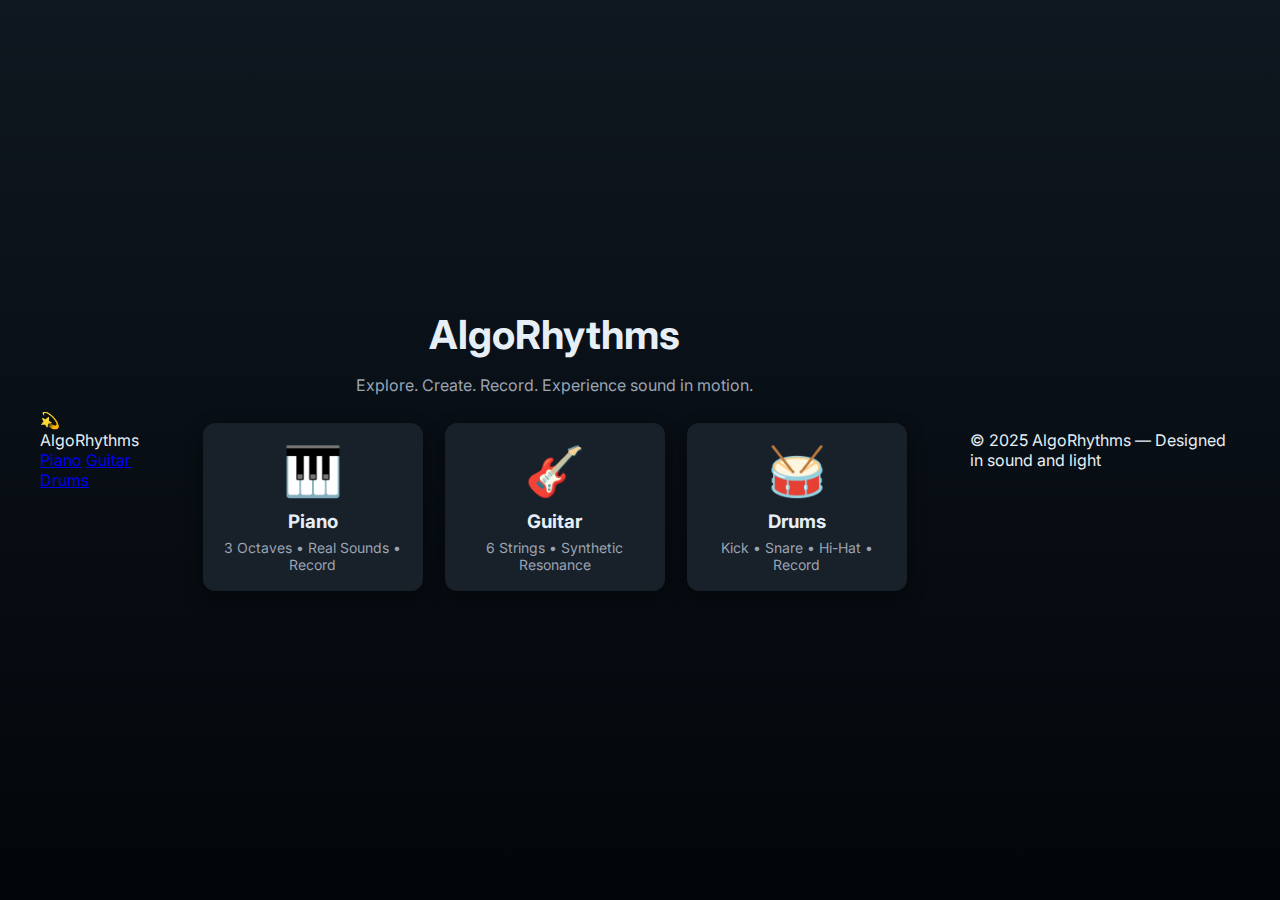
<file: index.html>
<!DOCTYPE html>
<html lang="en">
<head>
  <meta charset="utf-8" />
  <meta name="viewport" content="width=device-width,initial-scale=1" />
  <title>AlgoRhythms — Home</title>
  <link rel="stylesheet" href="style.css" />
  <link href="https://fonts.googleapis.com/css2?family=Inter:wght@400;600;800&display=swap" rel="stylesheet">
</head>

<body>
  <nav class="navbar">
    <div class="logo">💫 AlgoRhythms</div>
    <div class="nav-links">
      <a href="piano.html">Piano</a>
      <a href="guitar.html">Guitar</a>
      <a href="drums.html">Drums</a>
    </div>
  </nav>

  <div class="home-container">
    <h1>AlgoRhythms</h1>
    <p class="subtitle">Explore. Create. Record. Experience sound in motion.</p>

    <div class="instrument-grid">
      <a class="instrument-card" href="piano.html">
        <div class="card-img">🎹</div>
        <h3>Piano</h3>
        <p>3 Octaves • Real Sounds • Record</p>
      </a>

      <a class="instrument-card" href="guitar.html">
        <div class="card-img">🎸</div>
        <h3>Guitar</h3>
        <p>6 Strings • Synthetic Resonance</p>
      </a>

      <a class="instrument-card" href="drums.html">
        <div class="card-img">🥁</div>
        <h3>Drums</h3>
        <p>Kick • Snare • Hi-Hat • Record</p>
      </a>
    </div>
  </div>

  <footer>© 2025 AlgoRhythms — Designed in sound and light</footer>
</body>
</html>
</file>
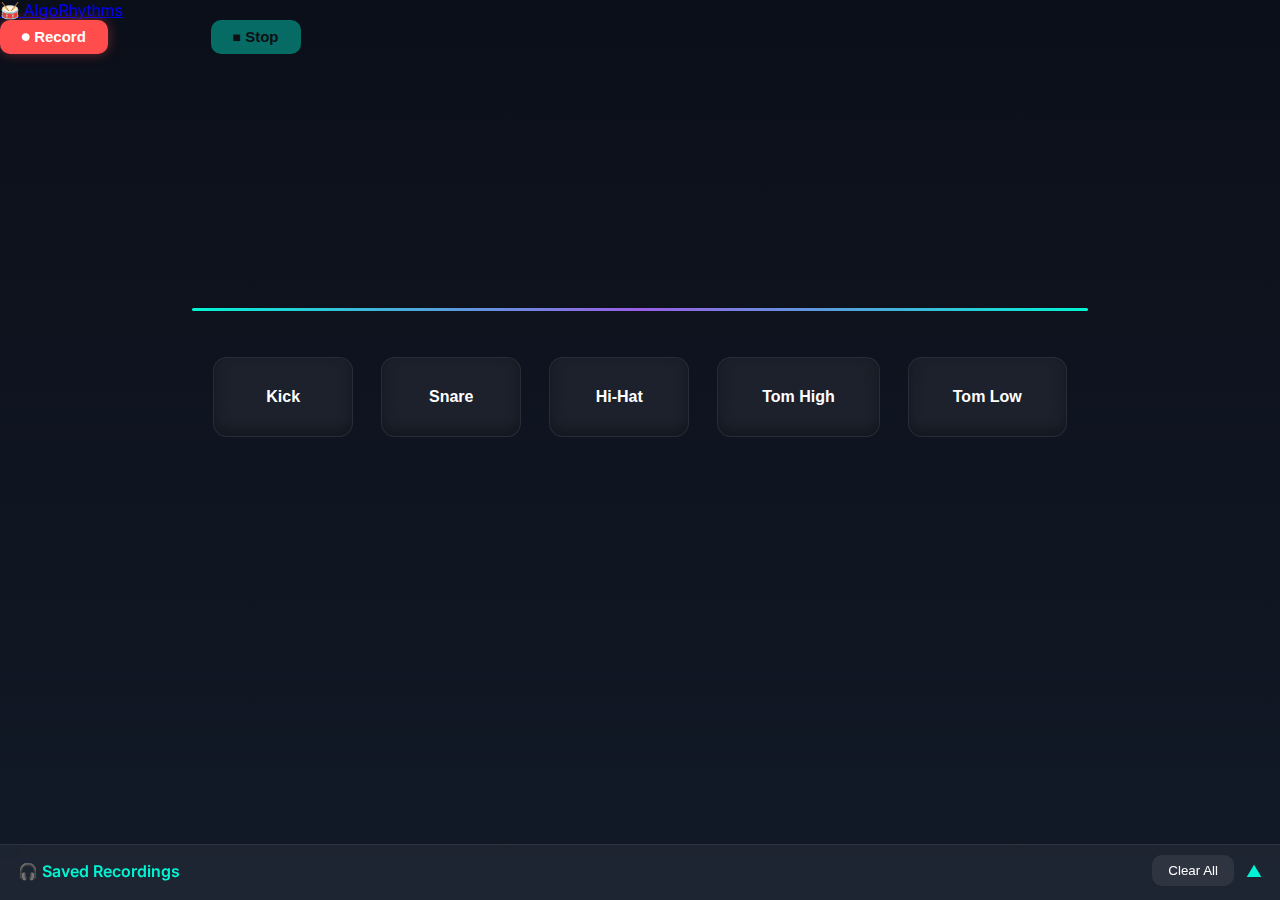
<file: drums.html>
<!DOCTYPE html>
<html lang="en">
<head>
  <meta charset="utf-8" />
  <meta name="viewport" content="width=device-width,initial-scale=1" />
  <title>AlgoRhythms — Drums</title>

  <link rel="stylesheet" href="style.css" />
  <link rel="stylesheet" href="drums.css" />

  <script src="synth-core.js" defer></script>
  <script src="drums.js" defer></script>
  <link href="https://fonts.googleapis.com/css2?family=Inter:wght@400;600;800&display=swap" rel="stylesheet">
</head>

<body class="instrument-page">
<div class="app">

  <!-- NAVBAR -->
  <nav class="navbar" id="topbar">
    <a href="index.html" class="logo">🥁 AlgoRhythms</a>
    <div class="controls">
      <button id="recordBtn" class="record-btn">⏺ Record</button>
      <div class="rec-status" id="recIndicator">
        <div class="rec-dot"></div>
        <span id="recTimer">00:00</span>
      </div>
      <button id="stopBtn" class="stop-btn" disabled>⏹ Stop</button>
    </div>
  </nav>

  <!-- MAIN -->
  <div class="main" id="mainSection">
    <div class="visualizer"><canvas id="vizCanvas"></canvas></div>
    <div class="viz-divider" aria-hidden="true"></div>

    <div class="drum-wrap">
      <div class="drum-grid">
        <button class="drum-pad" data-drum="kick">Kick</button>
        <button class="drum-pad" data-drum="snare">Snare</button>
        <button class="drum-pad" data-drum="hihat">Hi-Hat</button>
        <button class="drum-pad" data-drum="tomh">Tom High</button>
        <button class="drum-pad" data-drum="toml">Tom Low</button>
      </div>
    </div>
  </div>

  <!-- BOTTOM DOCK -->
  <div class="bottom-dock" id="bottomDock">
    <div class="dock-header" id="dockHeader">
      <span style="font-weight:600">🎧 Saved Recordings</span>
      <div style="display:flex;align-items:center;gap:12px">
        <button id="clearAllBtn">Clear All</button>
        <span class="toggle-icon">▲</span>
      </div>
    </div>
    <div class="recordings-list" id="recordingsList"></div>
  </div>
</div>
</body>
</html>
</file>
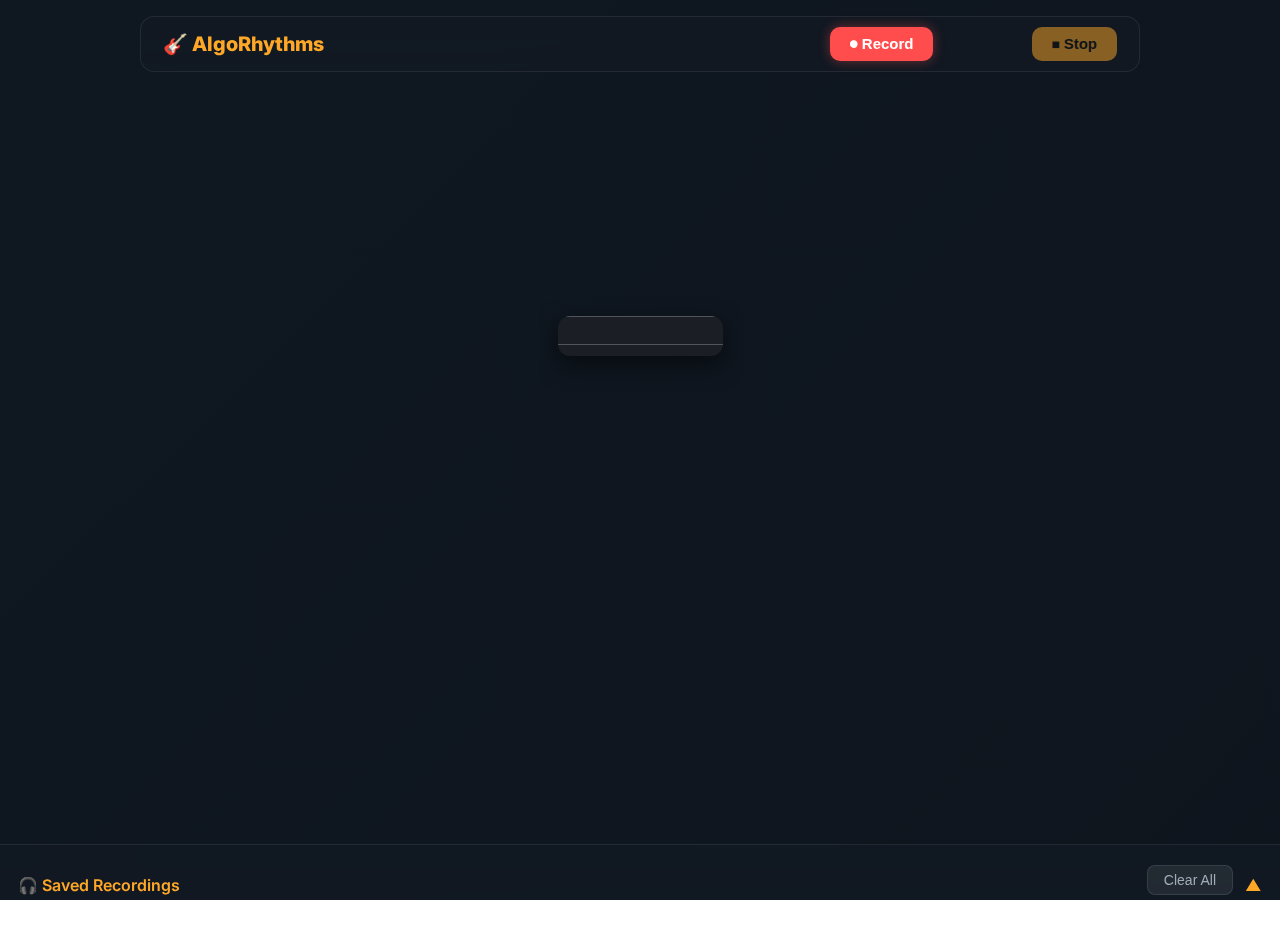
<file: guitar.html>
<!DOCTYPE html>
<html lang="en">
<head>
  <meta charset="utf-8" />
  <meta name="viewport" content="width=device-width,initial-scale=1" />
  <title>AlgoRhythms — Guitar</title>
  
  <link rel="stylesheet" href="style.css" />
  <link rel="stylesheet" href="guitar.css" />

  <script src="synth-core.js" defer></script>
  <script src="guitar.js" defer></script>
  <link href="https://fonts.googleapis.com/css2?family=Inter:wght@400;600;800&display=swap" rel="stylesheet">
</head>

<body class="instrument-page">
<div class="app">

  <!-- NAVBAR -->
  <nav class="navbar" id="topbar">
    <a href="index.html" class="logo">🎸 AlgoRhythms</a>
    <div class="controls">
      <button id="recordBtn" class="record-btn">⏺ Record</button>
      <div class="rec-status" id="recIndicator">
        <div class="rec-dot"></div>
        <span id="recTimer">00:00</span>
      </div>
      <button id="stopBtn" class="stop-btn" disabled>⏹ Stop</button>
    </div>
  </nav>

  <!-- MAIN SECTION -->
  <div class="main" id="mainSection">
    <div class="visualizer"><canvas id="vizCanvas"></canvas></div>

    <div class="guitar-wrap">
      <div class="guitar-neck" id="guitarNeck"></div>
    </div>
  </div>

  <!-- BOTTOM DOCK -->
  <div class="bottom-dock" id="bottomDock">
    <div class="dock-header" id="dockHeader">
      <span style="font-weight:600">🎧 Saved Recordings</span>
      <div style="display:flex;align-items:center;gap:12px">
        <button id="clearAllBtn">Clear All</button>
        <span class="dock-arrow">▲</span>
      </div>
    </div>
    <div class="dock-content">
      <div id="recordingsList"></div>
    </div>
  </div>

</div>
</body>
</html>
</file>
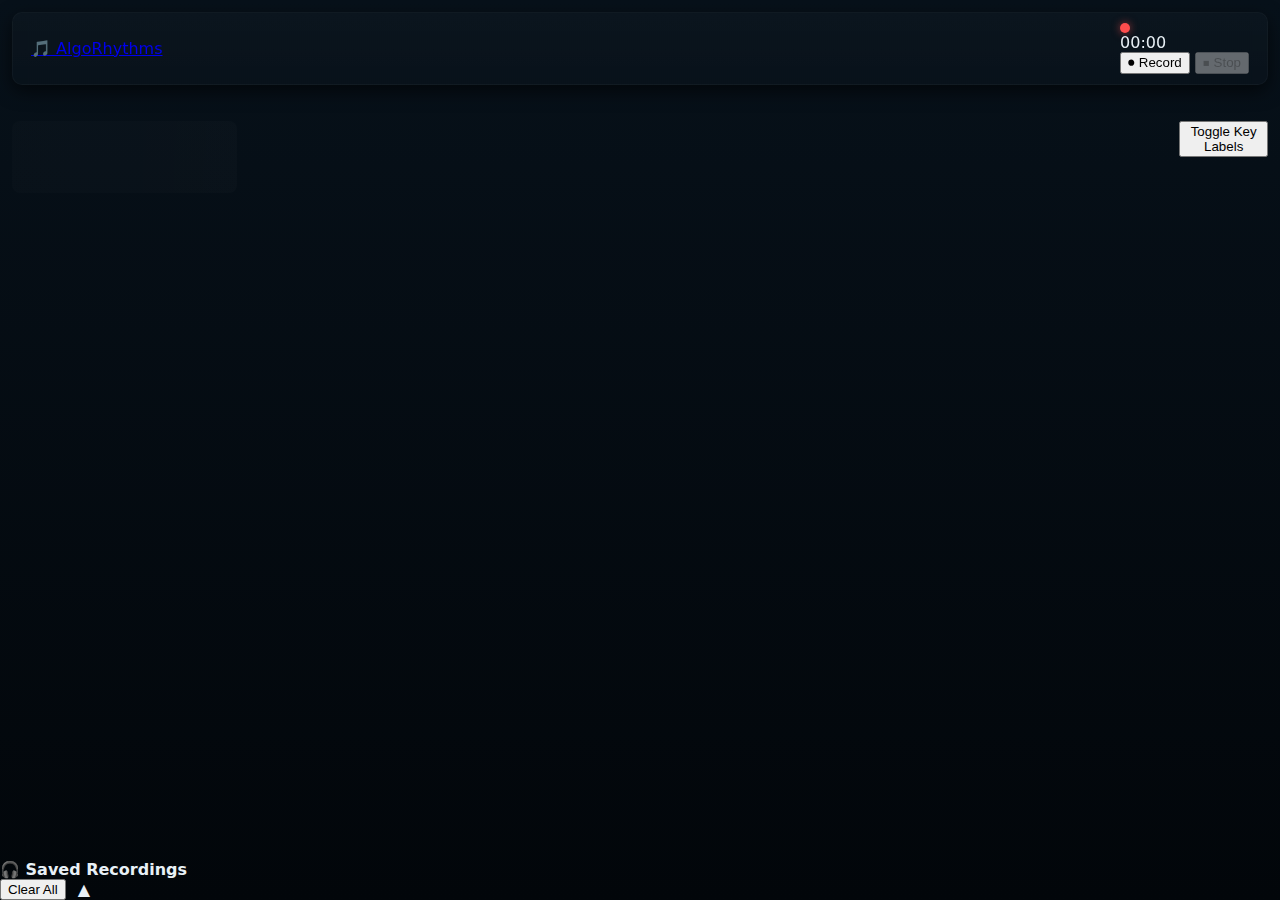
<file: piano.html>
<!DOCTYPE html>
<html lang="en">
<head>
<meta charset="utf-8" />
<meta name="viewport" content="width=device-width,initial-scale=1" />
<title>AlgoRhythms — Piano</title>
<link rel="stylesheet" href="piano.css">
<script src="piano.js" defer></script>
</head>

<body>
<div class="app">

<!-- TOPBAR -->
<div class="topbar" id="topbar">
  <a href="index.html" class="brand home-link">🎵 AlgoRhythms</a>
  <div class="controls">
    <div class="rec-status" id="recIndicator">
      <div class="rec-dot"></div>
      <span id="recTimer">00:00</span>
    </div>
    <button id="recordBtn" class="record-btn">⏺ Record</button>
    <button id="stopBtn" class="stop-btn" disabled>⏹ Stop</button>
  </div>
</div>

  <!-- MAIN -->
  <div class="main" id="mainSection">
    <div class="visualizer"><canvas id="vizCanvas"></canvas></div>
    <div class="piano-wrap">
      <div class="piano">
        <div class="white-keys" id="whiteKeys"></div>
        <div class="black-keys" id="blackKeys"></div>
      </div>
    </div>
    <div class="piano-toggle">
      <button id="toggleLabelsBtn">Toggle Key Labels</button>
    </div>
  </div>

  <!-- COLLAPSIBLE DOCK -->
  <div class="bottom-dock" id="bottomDock">
    <div class="dock-header" id="dockHeader">
      <span style="font-weight:600">🎧 Saved Recordings</span>
      <div style="display:flex;align-items:center;gap:12px">
        <button id="clearAllBtn">Clear All</button>
        <span class="toggle-icon">▲</span>
      </div>
    </div>
    <div class="recordings-list" id="recordingsList"></div>
  </div>
</div>
</body>
</html>
</file>
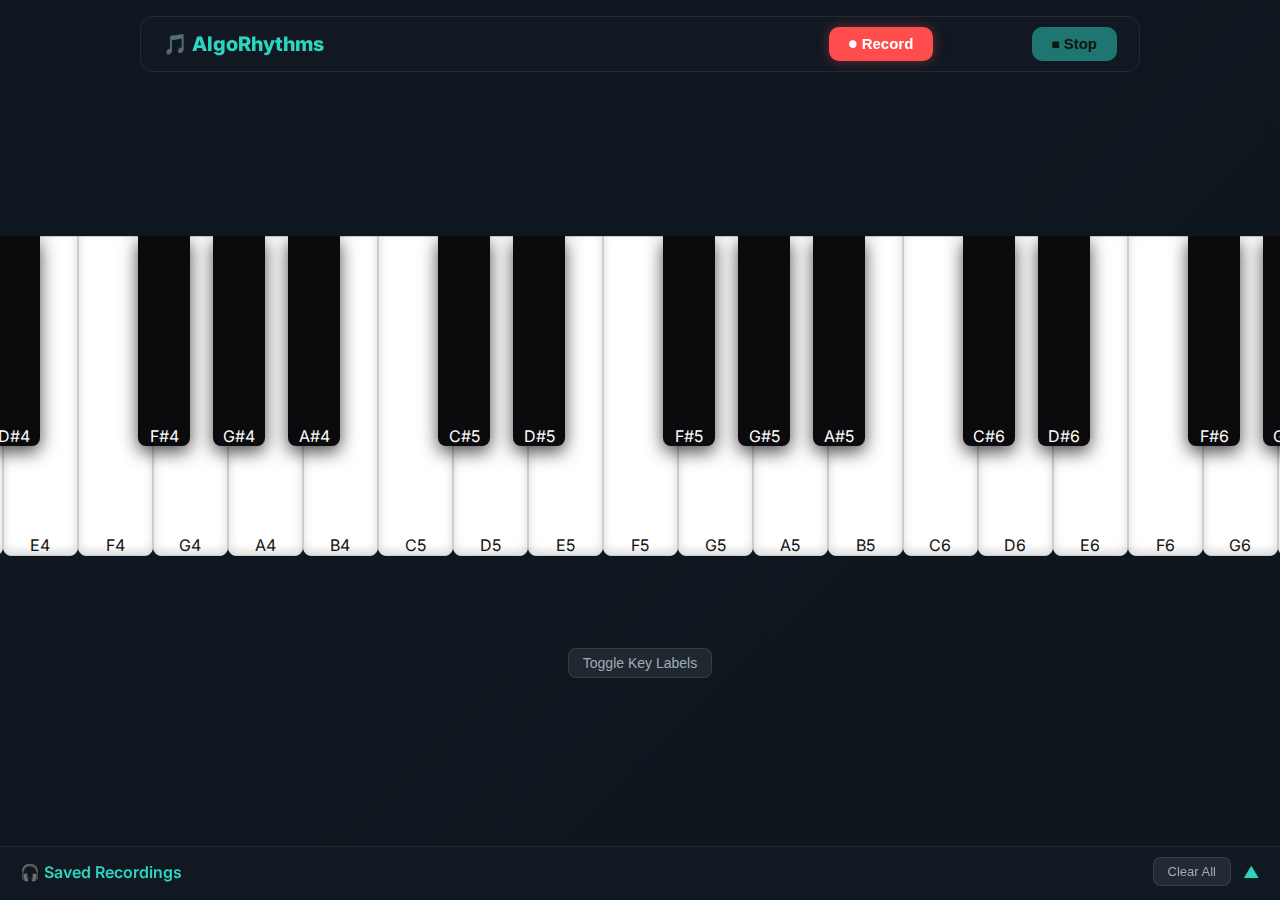
<file: piano/piano.html>
<!DOCTYPE html>
<html lang="en">
<head>
<meta charset="utf-8" />
<meta name="viewport" content="width=device-width,initial-scale=1" />
<title>AlgoRhythms — Piano</title>
<link rel="stylesheet" href="piano.css" />
<script src="piano.js" defer></script>
<link href="https://fonts.googleapis.com/css2?family=Inter:wght@400;600;800&display=swap" rel="stylesheet">
</head>

<body>
<div class="app">

  <!-- navigation bar -->
  <nav class="navbar" id="topbar">
    <a href="../index.html" class="logo">🎵 AlgoRhythms</a>
    <div class="controls">
      <button id="recordBtn" class="record-btn">⏺ Record</button>
      <div class="rec-status" id="recIndicator">
        <div class="rec-dot"></div>
        <span id="recTimer">00:00</span>
      </div>
      <button id="stopBtn" class="stop-btn" disabled>⏹ Stop</button>
    </div>
  </nav>

  <!-- main -->
  <div class="main" id="mainSection">
    <div class="visualizer"><canvas id="vizCanvas"></canvas></div>
    <div class="piano-wrap">
      <div class="piano">
        <div class="white-keys" id="whiteKeys"></div>
        <div class="black-keys" id="blackKeys"></div>
      </div>
    </div>
    <div class="piano-toggle">
      <button id="toggleLabelsBtn">Toggle Key Labels</button>
    </div>
  </div>

  <!-- bottom dock -->
  <div class="bottom-dock" id="bottomDock">
    <div class="dock-header" id="dockHeader">
      <span style="font-weight:600">🎧 Saved Recordings</span>
      <div style="display:flex;align-items:center;gap:12px">
        <button id="clearAllBtn">Clear All</button>
        <span class="toggle-icon">▲</span>
      </div>
    </div>
    <div class="recordings-list" id="recordingsList"></div>
  </div>

</div>
</body>
</html>
</file>
<file: style.css>
:root{
  --bg:#0f1720;
  --muted:#9aa4b2;
  --card:#18202a;
  --accent:#2dd4bf;
}

*{box-sizing:border-box}
html,body{height:100%;margin:0;font-family:Inter, system-ui, -apple-system, "Segoe UI", Roboto, "Helvetica Neue", Arial;}
body{background:linear-gradient(180deg,var(--bg),#02060a);color:#e6eef6;display:flex;align-items:center;justify-content:center;padding:40px;}

.home-container{max-width:1000px;width:100%;text-align:center}
h1{font-size:40px;margin:0 0 8px}
.subtitle{color:var(--muted);margin-bottom:28px}

.instrument-grid{display:flex;gap:22px;justify-content:center;flex-wrap:wrap}
.instrument-card{background:var(--card);padding:18px;border-radius:12px;text-decoration:none;color:inherit;width:220px;transition:transform .18s,box-shadow .18s;box-shadow:0 6px 18px rgba(0,0,0,.45);cursor:pointer}
.instrument-card:hover{transform:translateY(-6px);box-shadow:0 12px 28px rgba(0,0,0,.6)}
.instrument-card.disabled{opacity:.45;cursor:default;transform:none}
.card-img{font-size:48px;margin-bottom:10px}
.instrument-card h3{margin:0 0 6px}
.instrument-card p{margin:0;color:var(--muted);font-size:14px}
</file>
<file: drums.css>
:root {
  --bg1: #0b0f19;
  --bg2: #121a27;
  --panel: rgba(255,255,255,0.05);
  --accent: #9b5de5;
  --accent2: #00f5d4;
  --muted: #a6b2c3;
}

* { box-sizing: border-box; }
html, body {
  margin: 0;
  height: 100%;
  font-family: "Inter", sans-serif;
  color: #e7ebf3;
  background: linear-gradient(180deg, var(--bg1), var(--bg2));
}
body.instrument-page { padding: 0; display: block; }
.app { display: flex; flex-direction: column; height: 100vh; width: 100%; }

/* --- TOPBAR --- */
.topbar {
  width: 100%;
  display: flex;
  justify-content: space-between;
  align-items: center;
  padding: 14px 28px;
  background: rgba(255,255,255,0.03);
  backdrop-filter: blur(8px);
  border-bottom: 1px solid rgba(255,255,255,0.06);
}
.brand { font-size: 20px; font-weight: 600; letter-spacing: 0.5px; color: var(--accent2); }
.controls { display: flex; align-items: center; gap: 14px; }

button, #homeBtn {
  background: rgba(255,255,255,0.08);
  border: none;
  padding: 8px 16px;
  border-radius: 10px;
  color: white;
  font-weight: 500;
  cursor: pointer;
  transition: background 0.2s, transform 0.1s;
  text-decoration: none;
}
button:hover, #homeBtn:hover { background: var(--accent2); color: #111; transform: translateY(-2px); }
button:disabled { opacity: 0.4; cursor: not-allowed; }

#recordBtn.recording {
  background: #e74c3c;
  animation: recPulse 1.2s infinite alternate;
}
@keyframes recPulse {
  from { box-shadow: 0 0 8px rgba(231,76,60,0.3); }
  to { box-shadow: 0 0 20px rgba(231,76,60,0.9); }
}

.rec-status {
  display: flex;
  align-items: center;
  gap: 8px;
  visibility: hidden;
  font-family: monospace;
  background: rgba(255,255,255,0.05);
  padding: 4px 10px;
  border-radius: 8px;
}
.rec-dot {
  width: 8px; height: 8px; border-radius: 50%;
  background: #ff4d4d;
  animation: blink 1s infinite alternate;
}
@keyframes blink { 0%{opacity:1;}100%{opacity:.3;} }

/* --- MAIN --- */
.main {
  flex: 1;
  display: flex;
  flex-direction: column;
  align-items: center;
  justify-content: flex-start;
  overflow-y: auto;
  padding-top: 28px;
  padding-bottom: 20px;
}
.visualizer {
  width: 100%;
  max-width: 1200px;
  height: 200px;
  padding: 8px 40px;
  margin: 8px 0;
}
#vizCanvas {
  width: 100%;
  height: 100%;
  display: block;
  border-radius: 6px;
  background: transparent;
}
.viz-divider {
  width: 70%;
  height: 3px;
  background: linear-gradient(90deg, var(--accent2), var(--accent), var(--accent2));
  border-radius: 10px;
  margin: 10px 0 36px 0;
  transition: transform 0.15s ease, filter 0.5s ease;
}

/* --- DRUM GRID --- */
.drum-wrap { width: 100%; display:flex; justify-content:center; align-items:center; }
.drum-grid {
  display: flex;
  flex-wrap: wrap;
  justify-content: center;
  gap: 28px;
  padding: 10px 20px 60px;
  max-width: 960px;
}
.drum-pad {
  background: rgba(255,255,255,0.06);
  border: 1px solid rgba(255,255,255,0.05);
  border-radius: 14px;
  padding: 30px 44px;
  color: white;
  font-weight: 700;
  font-size: 16px;
  cursor: pointer;
  transition: transform 0.08s ease, background 0.18s ease, box-shadow 0.18s ease;
  min-width: 140px;
  text-align: center;
  box-shadow: inset 0 -6px 14px rgba(0,0,0,0.35);
}
.drum-pad:hover {
  background: var(--accent);
  color: #111;
  transform: translateY(-4px);
}
.drum-pad.active {
  background: var(--accent2);
  color: #111;
  transform: translateY(2px) scale(1.04);
  box-shadow: 0 0 24px var(--accent2);
}

/* --- COLLAPSIBLE DOCK --- */
.bottom-dock {
  position: fixed;
  bottom: 0; left: 0; right: 0;
  background: rgba(255,255,255,0.05);
  backdrop-filter: blur(8px);
  border-top: 1px solid rgba(255,255,255,0.08);
  overflow: hidden;
  height: 56px;
  transition: height 0.35s ease;
  display: flex;
  flex-direction: column;
  z-index: 60;
}
.bottom-dock.expanded { height: 320px; }
.dock-header {
  padding: 10px 18px;
  display:flex;
  justify-content:space-between;
  align-items:center;
  color:var(--accent2);
}
.toggle-icon { transition: transform 0.4s ease; }
.bottom-dock.expanded .toggle-icon { transform: rotate(180deg); }

.recordings-list {
  padding: 12px 18px 20px;
  display:flex;
  gap:18px;
  overflow-x:auto;
  scrollbar-width:thin;
  scrollbar-color: rgba(255,255,255,0.15) transparent;
}
.recording-item {
  min-width:280px;
  background: rgba(255,255,255,0.08);
  border-radius:10px;
  padding:12px;
  display:flex;
  flex-direction:column;
  align-items:center;
  gap:8px;
}
.recording-item:hover { background: rgba(255,255,255,0.15); }
.recording-item input {
  background:transparent;
  border:none;
  color:white;
  text-align:center;
  font-size:16px;
  font-weight:600;
}
.recording-item audio { width:260px; }
.recording-item .small-btn {
  background:rgba(255,255,255,0.15);
  border:none;
  padding:6px 10px;
  border-radius:8px;
  color:var(--muted);
  cursor:pointer;
  font-size:13px;
}
.recording-item .small-btn:hover { background:var(--accent2); color:#111; }
.brand.home-link {
  text-decoration: none;
  color: var(--accent2);
  transition: color 0.2s ease, transform 0.1s ease;
}
.brand.home-link:hover {
  color: var(--accent);
  transform: scale(1.05);
}
/* --- UNIFIED RECORDING BUTTONS --- */
.record-btn,
.stop-btn {
  border: none;
  padding: 8px 22px;
  border-radius: 10px;
  font-weight: 600;
  font-size: 15px;
  cursor: pointer;
  transition: background 0.25s ease, box-shadow 0.25s ease, transform 0.1s;
}

.record-btn {
  background: #ff4d4d;
  color: #fff;
  box-shadow: 0 0 12px rgba(255, 77, 77, 0.4);
}
.record-btn:hover {
  background: #ff6666;
  box-shadow: 0 0 18px rgba(255, 77, 77, 0.6);
  transform: translateY(-2px);
}
.record-btn.recording {
  animation: pulseRed 1.2s infinite alternate;
}
@keyframes pulseRed {
  from { box-shadow: 0 0 10px rgba(255, 77, 77, 0.3); }
  to { box-shadow: 0 0 22px rgba(255, 77, 77, 0.8); }
}

.stop-btn {
  background: var(--accent2);
  color: #111;
  box-shadow: 0 0 12px rgba(0, 245, 212, 0.4);
}
.stop-btn:hover {
  background: #5ef6de;
  transform: translateY(-2px);
  box-shadow: 0 0 18px rgba(0, 245, 212, 0.7);
}
.stop-btn:disabled {
  opacity: 0.4;
  cursor: not-allowed;
  box-shadow: none;
}
.brand.home-link {
  text-decoration: none;
  color: var(--accent2);
  font-weight: 700;
  font-size: 20px;
  transition: color 0.2s ease, transform 0.1s ease;
}
.brand.home-link:hover {
  color: var(--accent);
  transform: scale(1.05);
}
</file>
<file: guitar.css>
:root {
  --bg1: #0f1720;
  --bg2: #0a0f15;
  --card: rgba(24, 32, 42, 0.6);
  --accent: #f57c00;
  --accent2: #ffa726;
  --muted: #a0acb9;
  --string-color: rgba(245, 245, 245, 0.25);
  --fretboard: #1b1e24;
}

/* RESET */
* {
  box-sizing: border-box;
  margin: 0;
  padding: 0;
}
html, body {
  height: 100%;
  font-family: "Inter", sans-serif;
  color: #e6eef6;
  background: linear-gradient(135deg, var(--bg1), var(--bg2));
  background-size: 400% 400%;
  animation: bgFlow 18s ease infinite;
  overflow: hidden;
}
.app {
  display: flex;
  flex-direction: column;
  height: 100vh;
}

/* ------------------------------
   NAVBAR (Unified Design)
------------------------------- */
.navbar {
  position: fixed;
  top: 16px;
  left: 50%;
  transform: translateX(-50%);
  width: 92%;
  max-width: 1000px;
  background: rgba(18, 25, 35, 0.7);
  border: 1px solid rgba(255, 255, 255, 0.08);
  border-radius: 14px;
  backdrop-filter: blur(14px);
  display: flex;
  justify-content: space-between;
  align-items: center;
  padding: 10px 22px;
  z-index: 20;
  transition: box-shadow 0.3s ease;
}
.navbar.recording {
  box-shadow: 0 0 20px rgba(255, 167, 38, 0.4);
}

.logo {
  font-weight: 800;
  font-size: 20px;
  color: var(--accent2);
  text-decoration: none;
  transition: color 0.3s ease, transform 0.2s ease;
}
.logo:hover {
  color: var(--accent);
  transform: scale(1.05);
}

/* ------------------------------
   BUTTONS & RECORDING CONTROLS
------------------------------- */
.controls {
  display: flex;
  align-items: center;
  gap: 10px;
}

button {
  border: none;
  border-radius: 10px;
  font-weight: 600;
  font-size: 15px;
  cursor: pointer;
  transition: all 0.25s ease;
}

.record-btn {
  background: #ff4d4d;
  color: #fff;
  padding: 8px 20px;
  box-shadow: 0 0 12px rgba(255, 77, 77, 0.4);
}
.record-btn:hover {
  background: #ff6666;
  box-shadow: 0 0 18px rgba(255, 77, 77, 0.6);
  transform: translateY(-2px);
}
.record-btn.recording {
  animation: pulseRed 1.2s infinite alternate;
}

.stop-btn {
  background: var(--accent2);
  color: #111;
  padding: 8px 20px;
  box-shadow: 0 0 12px rgba(255, 167, 38, 0.4);
}
.stop-btn:hover {
  background: var(--accent);
  box-shadow: 0 0 18px rgba(255, 167, 38, 0.6);
  transform: translateY(-2px);
}
.stop-btn:disabled {
  opacity: 0.5;
  box-shadow: none;
  cursor: not-allowed;
}

@keyframes pulseRed {
  from { box-shadow: 0 0 10px rgba(255, 77, 77, 0.3); }
  to { box-shadow: 0 0 22px rgba(255, 77, 77, 0.8); }
}

/* ------------------------------
   RECORD STATUS
------------------------------- */
.rec-status {
  display: flex;
  align-items: center;
  justify-content: center;
  gap: 8px;
  visibility: hidden;
  opacity: 0;
  font-family: monospace;
  background: rgba(255, 255, 255, 0.05);
  padding: 4px 10px;
  border-radius: 8px;
  font-size: 14px;
  color: var(--muted);
  transition: opacity 0.3s ease;
}
.navbar.recording .rec-status {
  visibility: visible;
  opacity: 1;
}
.rec-dot {
  width: 8px;
  height: 8px;
  border-radius: 50%;
  background: #ff4d4d;
  animation: blink 1s infinite alternate;
}
@keyframes blink {
  from { opacity: 1; }
  to { opacity: 0.3; }
}

/* ------------------------------
   MAIN SECTION
------------------------------- */
.main {
  flex: 1;
  display: flex;
  flex-direction: column;
  align-items: center;
  padding-top: 120px;
  overflow-y: auto;
  scroll-behavior: smooth;
}

.visualizer {
  width: 80%;
  height: 160px;
  margin-bottom: 16px;
}
#vizCanvas {
  width: 100%;
  height: 100%;
  display: block;
}

/* ------------------------------
   GUITAR VISUALS
------------------------------- */
.guitar-wrap {
  width: 100%;
  max-width: 900px;
  padding: 20px;
}
.guitar-neck {
  display: grid;
  grid-template-columns: repeat(6, 1fr);
  gap: 10px;
  padding: 20px;
  background: var(--fretboard);
  border-radius: 12px;
  box-shadow: 0 8px 24px rgba(0,0,0,0.5);
  position: relative;
  overflow: hidden;
}
.guitar-neck::before {
  content: "";
  position: absolute;
  top: 0; left: 0; right: 0; bottom: 0;
  pointer-events: none;
  background: repeating-linear-gradient(
    to bottom,
    var(--string-color) 0px,
    var(--string-color) 1px,
    transparent 1px,
    transparent 28px
  );
}

/* Pluck Pads */
.pluck-pad {
  height: 160px;
  display: flex;
  flex-direction: column;
  justify-content: flex-end;
  align-items: center;
  background: rgba(255,255,255,0.05);
  border: 1px solid rgba(255,255,255,0.1);
  border-radius: 8px;
  color: var(--accent2);
  font-weight: 600;
  cursor: pointer;
  user-select: none;
  transition: all 0.15s ease;
}
.pluck-pad:hover {
  background: rgba(255,255,255,0.08);
  transform: translateY(-2px);
}
.pluck-pad.plucked {
  background: rgba(255,255,255,0.1);
  box-shadow: 0 0 18px var(--accent2);
}

/* ------------------------------
   BOTTOM DOCK
------------------------------- */
.bottom-dock {
  position: fixed;
  bottom: 0;
  left: 0;
  right: 0;
  background: rgba(18, 25, 35, 0.8);
  border-top: 1px solid rgba(255, 255, 255, 0.08);
  backdrop-filter: blur(14px);
  overflow: hidden;
  height: 56px;
  transition: height 0.4s ease, box-shadow 0.4s ease;
  display: flex;
  flex-direction: column;
  z-index: 15;
}
.bottom-dock.expanded {
  height: 300px;
  box-shadow: 0 -8px 25px rgba(255, 167, 38, 0.3);
}

.dock-header {
  padding: 10px 18px;
  display:flex;
  justify-content:space-between;
  align-items:center;
  color:var(--accent2);
  cursor: pointer;
  font-weight: 600;
}
.dock-arrow {
  transition: transform 0.4s ease;
}
.bottom-dock.expanded .dock-arrow {
  transform: rotate(180deg);
}

/* Recordings list */
#recordingsList {
  display: flex;
  flex-wrap: wrap;
  gap: 18px;
  padding: 14px 18px;
  overflow-x: auto;
  scrollbar-width: thin;
  scrollbar-color: rgba(255,255,255,0.15) transparent;
}
.recording-item {
  min-width: 260px;
  background: rgba(255,255,255,0.08);
  border-radius: 10px;
  padding: 10px;
  display: flex;
  flex-direction: column;
  align-items: center;
  gap: 8px;
  transition: background 0.25s ease;
}
.recording-item:hover {
  background: rgba(255,255,255,0.14);
}
.recording-item input {
  background: transparent;
  border: none;
  color: white;
  text-align: center;
  font-size: 15px;
  font-weight: 600;
}
.recording-item audio {
  width: 230px;
}

/* CLEAR ALL BUTTON (refined) */
#clearAllBtn {
  align-self: center;
  margin: 10px 0 20px 0;
  background: rgba(255, 255, 255, 0.08);
  border: 1px solid rgba(255, 255, 255, 0.1);
  border-radius: 8px;
  color: var(--muted);
  font-size: 14px;
  font-weight: 500;
  padding: 6px 16px;
  cursor: pointer;
  transition: all 0.25s ease;
}
#clearAllBtn:hover {
  background: #ff4d4d;
  color: #111;
  box-shadow: 0 0 12px rgba(255, 77, 77, 0.6);
  transform: translateY(-2px);
}
#clearAllBtn:active {
  transform: translateY(0);
  box-shadow: 0 0 6px rgba(255, 77, 77, 0.4);
}

/* BACKGROUND ANIMATION */
@keyframes bgFlow {
  0% { background-position: 0% 50%; }
  50% { background-position: 100% 50%; }
  100% { background-position: 0% 50%; }
}
.recording-item .small-btn {
  background: rgba(255, 255, 255, 0.07);
  border: 1px solid rgba(255, 255, 255, 0.08);
  border-radius: 8px;
  color: var(--muted);
  font-size: 13px;
  font-weight: 500;
  padding: 6px 14px;
  cursor: pointer;
  transition: all 0.25s ease;
  backdrop-filter: blur(8px);
}

.recording-item .small-btn:hover {
  background: var(--accent);
  color: #111;
  transform: translateY(-2px);
  box-shadow: 0 0 12px var(--accent);
}

.recording-item .small-btn:active {
  transform: translateY(0);
  box-shadow: 0 0 6px rgba(255, 255, 255, 0.2);
}
</file>
<file: piano.css>
:root {
  --bg-1: #07111a;
  --bg-2: #08131a;
  --muted: #98a6b3;
  --accent: #2dd4bf;
  --white-key: #ffffff;
  --black-key: #0b0b0d;
  --glass: rgba(20, 24, 28, 0.45);
  --max-piano-width: calc(60px * 21);
}

* {
  box-sizing: border-box;
}

body {
  margin: 0;
  font-family: Inter, system-ui, sans-serif;
  background: linear-gradient(180deg, var(--bg-1), #02060a);
  color: #e8f0f6;
}

.app {
  display: flex;
  flex-direction: column;
  height: 100vh;
  gap: 12px;
}

.topbar {
  display: flex;
  align-items: center;
  justify-content: space-between;
  padding: 10px 18px;
  margin: 12px;
  background: linear-gradient(180deg, rgba(255, 255, 255, 0.02), rgba(255, 255, 255, 0.01));
  box-shadow: 0 6px 18px rgba(0, 0, 0, 0.6);
  backdrop-filter: blur(6px);
  border: 1px solid rgba(255, 255, 255, 0.03);
  border-radius: 10px;
}

.ctrl-btn {
  background: linear-gradient(180deg, #0f2930, #071b1f);
  border: 0;
  padding: 8px 12px;
  border-radius: 10px;
  color: white;
  cursor: pointer;
  display: inline-flex;
  gap: 8px;
  align-items: center;
  box-shadow: 0 6px 10px rgba(0, 0, 0, 0.5);
  transition: transform 0.1s ease;
}

.ctrl-btn:hover {
  transform: translateY(-2px);
}

.ctrl-btn.secondary {
  background: #0d1720;
  color: var(--muted);
}

.ctrl-btn[disabled] {
  opacity: 0.45;
  cursor: not-allowed;
  transform: none;
  box-shadow: none;
}

.rec-indicator {
  display: flex;
  align-items: center;
  gap: 8px;
}

.rec-dot {
  width: 10px;
  height: 10px;
  border-radius: 50%;
  background: #ff4d4d;
  box-shadow: 0 0 8px rgba(255, 77, 77, 0.6);
  animation: recPulse 1s infinite;
}

@keyframes recPulse {
  0%, 100% { transform: scale(1); }
  50% { transform: scale(1.25); }
}

.timer {
  font-family: monospace;
  background: rgba(255, 255, 255, 0.03);
  padding: 6px 8px;
  border-radius: 8px;
}

.main {
  display: flex;
  flex: 1;
  gap: 16px;
  padding: 12px;
}

.stage {
  flex: 1;
  display: flex;
  flex-direction: column;
  gap: 12px;
  align-items: center;
}

.panel {
  width: 100%;
  background: var(--glass);
  padding: 14px;
  border-radius: 12px;
  border: 1px solid rgba(255, 255, 255, 0.03);
  box-shadow: 0 8px 24px rgba(0, 0, 0, 0.6);
}

.visualizer {
  height: 72px;
  border-radius: 8px;
  overflow: hidden;
  background: linear-gradient(90deg, rgba(255, 255, 255, 0.01), rgba(255, 255, 255, 0.015));
  display: flex;
  align-items: center;
  padding: 6px;
}

.piano-wrap {
  display: flex;
  justify-content: center;
  overflow-x: auto;
  padding: 12px 8px;
}

.piano {
  position: relative;
  width: var(--max-piano-width);
  max-width: 100%;
  height: 260px;
  margin: 0 auto;
}

.white-keys {
  display: flex;
  height: 220px;
}

.white-key {
  width: 60px;
  flex: 0 0 60px;
  background: var(--white-key);
  border: 1px solid #d1d1d1;
  border-bottom-left-radius: 8px;
  border-bottom-right-radius: 8px;
  display: flex;
  align-items: flex-end;
  justify-content: center;
  padding-bottom: 6px;
  font-size: 12px;
  color: #111;
  user-select: none;
  transition: transform 0.06s, background 0.06s;
}

.white-key.active {
  transform: translateY(4px);
  background: #f7fbff;
}

.black-keys {
  position: absolute;
  left: 12px;
  top: 12px;
  height: 150px;
  width: 100%;
  pointer-events: none;
}

.black-key {
  position: absolute;
  width: 40px;
  height: 150px;
  background: var(--black-key);
  border-radius: 0 0 8px 8px;
  color: white;
  font-size: 11px;
  display: flex;
  align-items: flex-end;
  justify-content: center;
  padding-bottom: 6px;
  z-index: 5;
  margin-left: -20px;
  pointer-events: auto;
  transition: transform 0.06s, filter 0.06s;
  box-shadow: 0 8px 20px rgba(0, 0, 0, 0.6);
}

.black-key.active {
  transform: translateY(3px);
  filter: brightness(1.2);
}

.vel-bar {
  position: absolute;
  left: 6px;
  bottom: 6px;
  width: 6px;
  height: 0;
  background: linear-gradient(180deg, var(--accent), #2bb3a7);
  border-radius: 4px;
  transition: height 0.08s;
}

.sidebar {
  width: 340px;
  min-width: 260px;
  max-width: 38%;
  display: flex;
  flex-direction: column;
  gap: 12px;
}

.side-panel {
  background: var(--glass);
  padding: 12px;
  border-radius: 12px;
  border: 1px solid rgba(255, 255, 255, 0.03);
}

.recordings-list {
  list-style: none;
  padding: 0;
  margin: 0;
  display: flex;
  flex-direction: column;
  gap: 10px;
  max-height: 60vh;
  overflow: auto;
}

.recording-item {
  background: rgba(0, 0, 0, 0.08);
  display: flex;
  gap: 8px;
  align-items: center;
  padding: 8px;
  border-radius: 10px;
  border: 1px solid rgba(255, 255, 255, 0.02);
}

.small-btn {
  background: transparent;
  border: 1px solid rgba(255, 255, 255, 0.04);
  padding: 6px 8px;
  border-radius: 8px;
  color: var(--muted);
  cursor: pointer;
}

.theme-select {
  padding: 6px;
  border-radius: 8px;
  background: transparent;
  border: 1px solid rgba(255, 255, 255, 0.04);
  color: var(--muted);
}

.hint {
  color: var(--muted);
  font-size: 13px;
}

@media (max-width: 980px) {
  .sidebar { display: none; }
  .white-key { width: 48px; flex: 0 0 48px; }
  :root { --max-piano-width: calc(48px * 21); }
}
</file>
<file: piano/piano.css>
:root {
  --bg1: #0f1720;
  --bg2: #0a0f15;
  --card: rgba(24, 32, 42, 0.6);
  --accent: #2dd4bf;
  --muted: #a0acb9;
  --white-key: #fff;
  --black-key: #0b0b0d;
}

* {
  box-sizing: border-box;
  margin: 0;
  padding: 0;
}

html, body {
  height: 100%;
  overflow: hidden;
  font-family: "Inter", sans-serif;
  color: #e6eef6;
  background: linear-gradient(135deg, var(--bg1), var(--bg2));
  background-size: 400% 400%;
  animation: bgFlow 18s ease infinite;
}

.app {
  display: flex;
  flex-direction: column;
  height: 100vh;
}

/* navigation bar */
.navbar {
  position: fixed;
  top: 16px;
  left: 50%;
  transform: translateX(-50%);
  width: 92%;
  max-width: 1000px;
  background: rgba(18, 25, 35, 0.7);
  border: 1px solid rgba(255, 255, 255, 0.08);
  border-radius: 14px;
  backdrop-filter: blur(14px);
  display: flex;
  justify-content: space-between;
  align-items: center;
  padding: 10px 22px;
  z-index: 20;
  transition: box-shadow 0.3s ease;
}

.navbar.recording {
  box-shadow: 0 0 20px rgba(45, 212, 191, 0.4);
}

.logo {
  font-weight: 800;
  font-size: 20px;
  color: var(--accent);
  text-decoration: none;
  transition: color 0.3s ease, transform 0.2s ease;
}

.logo:hover {
  color: #60a5fa;
  transform: scale(1.05);
}

.controls {
  display: flex;
  align-items: center;
  gap: 10px;
}

/* buttons */
button {
  border: none;
  border-radius: 10px;
  font-weight: 600;
  cursor: pointer;
  transition: all 0.25s ease;
  font-size: 15px;
}

.record-btn {
  background: #ff4d4d;
  color: #fff;
  padding: 8px 20px;
  box-shadow: 0 0 12px rgba(255, 77, 77, 0.4);
}

.record-btn:hover {
  background: #ff6666;
  box-shadow: 0 0 18px rgba(255, 77, 77, 0.6);
  transform: translateY(-2px);
}

.record-btn.recording {
  animation: pulseRed 1.2s infinite alternate;
}

.stop-btn {
  background: var(--accent);
  color: #111;
  padding: 8px 20px;
  box-shadow: 0 0 12px rgba(45, 212, 191, 0.4);
}

.stop-btn:hover {
  background: #5ef6de;
  box-shadow: 0 0 18px rgba(45, 212, 191, 0.6);
  transform: translateY(-2px);
}

.stop-btn:disabled {
  opacity: 0.5;
  box-shadow: none;
  cursor: not-allowed;
}

@keyframes pulseRed {
  from { box-shadow: 0 0 10px rgba(255, 77, 77, 0.3); }
  to { box-shadow: 0 0 22px rgba(255, 77, 77, 0.8); }
}

/* recording status */
.rec-status {
  display: flex;
  align-items: center;
  justify-content: center;
  gap: 8px;
  visibility: hidden;
  opacity: 0;
  font-family: monospace;
  background: rgba(255, 255, 255, 0.05);
  padding: 4px 10px;
  border-radius: 8px;
  font-size: 14px;
  color: var(--muted);
  transition: opacity 0.3s ease;
}

.navbar.recording .rec-status {
  visibility: visible;
  opacity: 1;
}

.rec-dot {
  width: 8px;
  height: 8px;
  border-radius: 50%;
  background: #ff4d4d;
  animation: blink 1s infinite alternate;
}

@keyframes blink {
  from { opacity: 1; }
  to { opacity: 0.3; }
}

/* main */
.main {
  flex: 1;
  display: flex;
  flex-direction: column;
  align-items: center;
  overflow-y: auto;
  padding-top: 120px;
  scroll-behavior: smooth;
  transition: transform 0.4s ease;
}

.visualizer {
  width: 80%;
  height: 100px;
  margin-bottom: 16px;
}

#vizCanvas {
  width: 100%;
  height: 100%;
  display: block;
}

/* piano keys */
.piano-wrap {
  display: flex;
  justify-content: center;
  align-items: flex-end;
  overflow-x: auto;
  padding-bottom: 60px;
}

.piano {
  position: relative;
  width: calc(75px * 21);
  height: 340px;
  max-width: 100%;
}

.white-keys {
  display: flex;
  height: 320px;
}

.white-key {
  width: 75px;
  height: 320px;
  background: var(--white-key);
  border: 1px solid #ccc;
  border-bottom-left-radius: 8px;
  border-bottom-right-radius: 8px;
  display: flex;
  align-items: flex-end;
  justify-content: center;
  color: #111;
  user-select: none;
  transition: transform 0.05s, background 0.1s, box-shadow 0.1s;
  box-shadow: inset 0 -4px 10px rgba(0, 0, 0, 0.15);
}

.white-key.active {
  transform: translateY(3px);
  background: #f1f6ff;
  box-shadow: 0 0 20px var(--accent);
}

.black-keys {
  position: absolute;
  top: 0;
  height: 210px;
  pointer-events: none;
}

.black-key {
  position: absolute;
  width: 52px;
  height: 210px;
  background: var(--black-key);
  border-radius: 0 0 8px 8px;
  z-index: 5;
  display: flex;
  align-items: flex-end;
  justify-content: center;
  pointer-events: auto;
  color: white;
  transition: transform 0.05s, background 0.1s, box-shadow 0.1s;
  box-shadow: 0 6px 18px rgba(0, 0, 0, 0.7);
}

.black-key.active {
  transform: translateY(3px);
  background: #333;
  box-shadow: 0 0 25px var(--accent);
}

/* toggle button */
.piano-toggle {
  margin-top: 12px;
}

#toggleLabelsBtn {
  background: rgba(255, 255, 255, 0.08);
  border: 1px solid rgba(255, 255, 255, 0.1);
  color: var(--muted);
  border-radius: 8px;
  padding: 6px 14px;
  font-size: 14px;
  font-weight: 500;
  transition: all 0.25s ease;
}

#toggleLabelsBtn:hover {
  background: var(--accent);
  color: #111;
  transform: translateY(-2px);
}

#toggleLabelsBtn.active {
  background: #60a5fa;
  color: #111;
  box-shadow: 0 0 12px #60a5fa;
}

/* bottom dock */
.bottom-dock {
  position: fixed;
  bottom: 0;
  left: 0;
  right: 0;
  background: rgba(18, 25, 35, 0.8);
  border-top: 1px solid rgba(255, 255, 255, 0.08);
  backdrop-filter: blur(14px);
  overflow: hidden;
  height: 54px;
  display: flex;
  flex-direction: column;
  z-index: 15;
  transition: height 0.4s ease, box-shadow 0.4s ease;
}

.bottom-dock.expanded {
  height: 320px;
  box-shadow: 0 -8px 25px rgba(45, 212, 191, 0.3);
}

.dock-header {
  display: flex;
  justify-content: space-between;
  align-items: center;
  padding: 10px 20px;
  color: var(--accent);
  cursor: pointer;
  font-weight: 600;
}

.toggle-icon {
  transition: transform 0.3s ease;
}

.bottom-dock.expanded .toggle-icon {
  transform: rotate(180deg);
}

.recordings-list {
  display: flex;
  gap: 24px;
  overflow-x: auto;
  padding: 16px 20px;
  scrollbar-width: thin;
  scrollbar-color: rgba(255, 255, 255, 0.15) transparent;
}

.recording-item {
  min-width: 300px;
  background: rgba(255, 255, 255, 0.08);
  border-radius: 12px;
  padding: 14px;
  display: flex;
  flex-direction: column;
  align-items: center;
  gap: 10px;
  transition: background 0.25s ease;
}

.recording-item:hover {
  background: rgba(255, 255, 255, 0.14);
}

.recording-item input {
  background: transparent;
  border: none;
  color: white;
  text-align: center;
  font-weight: 600;
  font-size: 15px;
}

.recording-item audio {
  width: 260px;
}

.small-btn {
  background: rgba(255, 255, 255, 0.15);
  border: none;
  border-radius: 8px;
  padding: 6px 10px;
  color: var(--muted);
  font-size: 13px;
  cursor: pointer;
  transition: all 0.25s ease;
}

.small-btn:hover {
  background: var(--accent);
  color: #111;
}

/* background animation */
@keyframes bgFlow {
  0% { background-position: 0% 50%; }
  50% { background-position: 100% 50%; }
  100% { background-position: 0% 50%; }
}

/* clear button */
#clearAllBtn {
  background: rgba(255, 255, 255, 0.08);
  border: 1px solid rgba(255, 255, 255, 0.1);
  border-radius: 8px;
  color: var(--muted);
  font-size: 13px;
  font-weight: 500;
  padding: 6px 14px;
  cursor: pointer;
  transition: all 0.25s ease;
  backdrop-filter: blur(8px);
}

#clearAllBtn:hover {
  background: var(--accent);
  color: #111;
  transform: translateY(-2px);
  box-shadow: 0 0 12px rgba(45, 212, 191, 0.6);
}

#clearAllBtn:active {
  transform: translateY(0);
  box-shadow: 0 0 6px rgba(45, 212, 191, 0.4);
}

.recording-item .small-btn {
  background: rgba(255, 255, 255, 0.07);
  border: 1px solid rgba(255, 255, 255, 0.08);
  border-radius: 8px;
  color: var(--muted);
  font-size: 13px;
  font-weight: 500;
  padding: 6px 14px;
  cursor: pointer;
  transition: all 0.25s ease;
  backdrop-filter: blur(8px);
}

.recording-item .small-btn:hover {
  background: var(--accent);
  color: #111;
  transform: translateY(-2px);
  box-shadow: 0 0 12px var(--accent);
}

.recording-item .small-btn:active {
  transform: translateY(0);
  box-shadow: 0 0 6px rgba(255, 255, 255, 0.2);
}
</file>
